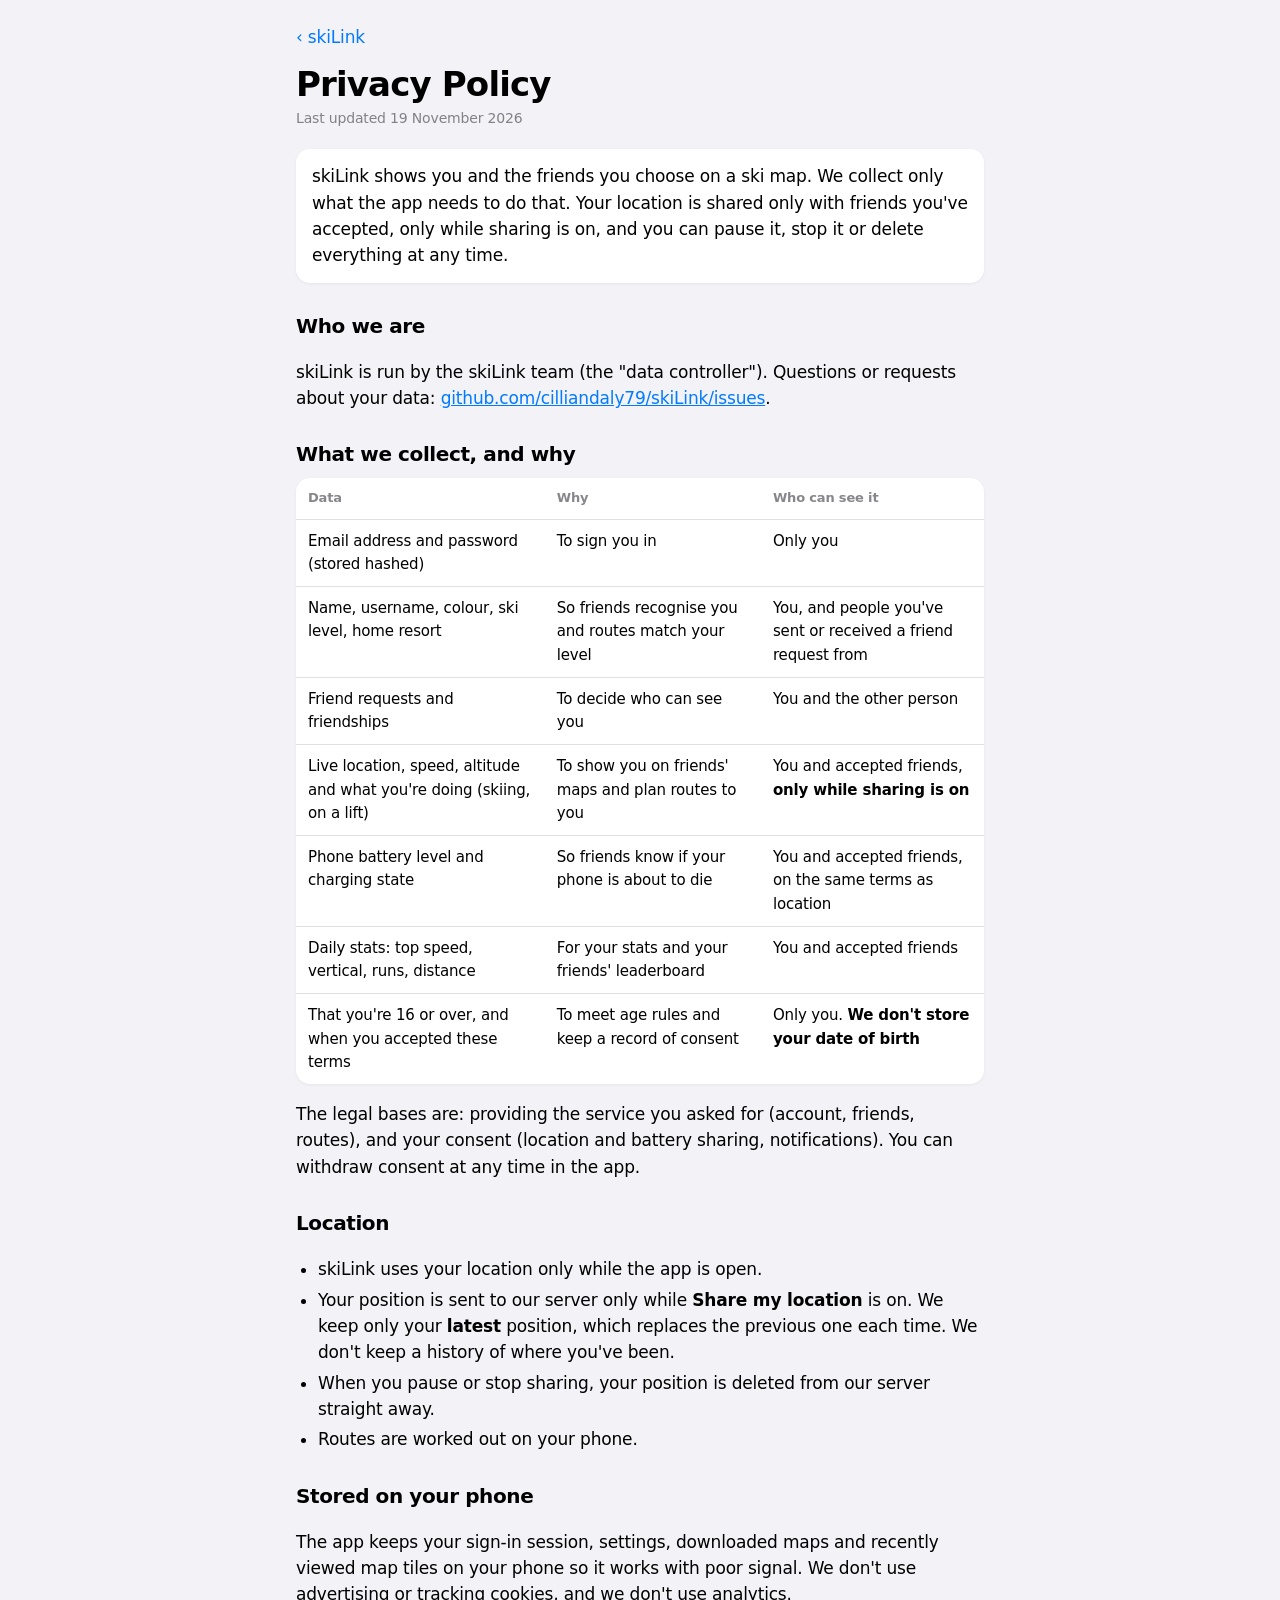
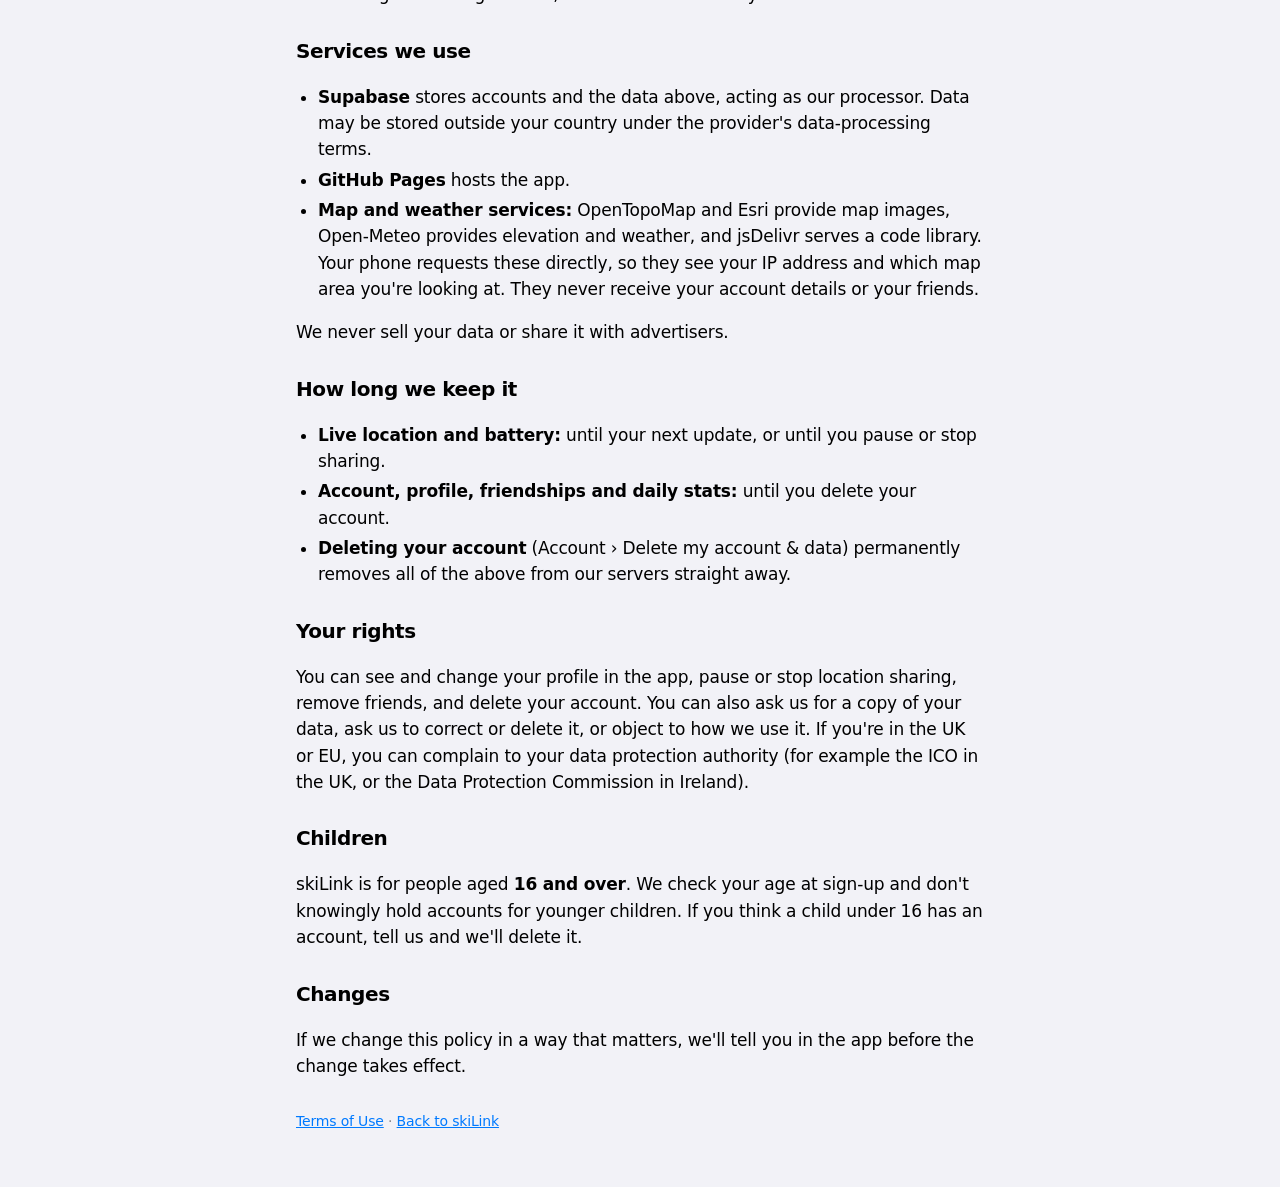
<file: privacy.html>
<!doctype html>
<html lang="en">
<head>
<meta charset="utf-8">
<meta name="viewport" content="width=device-width, initial-scale=1, viewport-fit=cover">
<title>Privacy Policy · skiLink</title>
<link rel="icon" href="icon.svg">
<link rel="stylesheet" href="legal.css">
<script src="core/theme.js"></script>
<script>document.head.appendChild(Object.assign(document.createElement('style'), {textContent:SkiCore.cssVariables()}));</script>
</head>
<body>
<main>
<a class="back" href="./">‹ skiLink</a>
<h1>Privacy Policy</h1>
<p class="updated">Last updated 19 November 2026</p>

<p class="sum">skiLink shows you and the friends you choose on a ski map. We collect only what the app needs to do that.
Your location is shared only with friends you've accepted, only while sharing is on, and you can pause it, stop it or delete everything at any time.</p>

<h2>Who we are</h2>
<p>skiLink is run by the skiLink team (the "data controller"). Questions or requests about your data:
<a href="https://github.com/cilliandaly79/skiLink/issues">github.com/cilliandaly79/skiLink/issues</a>.</p>
<!-- TODO before launch: add the operator's legal name, postal address and a privacy contact email here. -->

<h2>What we collect, and why</h2>
<table>
<tr><th>Data</th><th>Why</th><th>Who can see it</th></tr>
<tr><td>Email address and password (stored hashed)</td><td>To sign you in</td><td>Only you</td></tr>
<tr><td>Name, username, colour, ski level, home resort</td><td>So friends recognise you and routes match your level</td><td>You, and people you've sent or received a friend request from</td></tr>
<tr><td>Friend requests and friendships</td><td>To decide who can see you</td><td>You and the other person</td></tr>
<tr><td>Live location, speed, altitude and what you're doing (skiing, on a lift)</td><td>To show you on friends' maps and plan routes to you</td><td>You and accepted friends, <b>only while sharing is on</b></td></tr>
<tr><td>Phone battery level and charging state</td><td>So friends know if your phone is about to die</td><td>You and accepted friends, on the same terms as location</td></tr>
<tr><td>Daily stats: top speed, vertical, runs, distance</td><td>For your stats and your friends' leaderboard</td><td>You and accepted friends</td></tr>
<tr><td>That you're 16 or over, and when you accepted these terms</td><td>To meet age rules and keep a record of consent</td><td>Only you. <b>We don't store your date of birth</b></td></tr>
</table>
<p>The legal bases are: providing the service you asked for (account, friends, routes), and your consent (location and battery sharing, notifications). You can withdraw consent at any time in the app.</p>

<h2>Location</h2>
<ul>
<li>skiLink uses your location only while the app is open.</li>
<li>Your position is sent to our server only while <b>Share my location</b> is on. We keep only your <b>latest</b> position, which replaces the previous one each time. We don't keep a history of where you've been.</li>
<li>When you pause or stop sharing, your position is deleted from our server straight away.</li>
<li>Routes are worked out on your phone.</li>
</ul>

<h2>Stored on your phone</h2>
<p>The app keeps your sign-in session, settings, downloaded maps and recently viewed map tiles on your phone so it works with poor signal. We don't use advertising or tracking cookies, and we don't use analytics.</p>

<h2>Services we use</h2>
<ul>
<li><b>Supabase</b> stores accounts and the data above, acting as our processor. Data may be stored outside your country under the provider's data-processing terms.</li>
<li><b>GitHub Pages</b> hosts the app.</li>
<li><b>Map and weather services:</b> OpenTopoMap and Esri provide map images, Open-Meteo provides elevation and weather, and jsDelivr serves a code library. Your phone requests these directly, so they see your IP address and which map area you're looking at. They never receive your account details or your friends.</li>
</ul>
<p>We never sell your data or share it with advertisers.</p>

<h2>How long we keep it</h2>
<ul>
<li><b>Live location and battery:</b> until your next update, or until you pause or stop sharing.</li>
<li><b>Account, profile, friendships and daily stats:</b> until you delete your account.</li>
<li><b>Deleting your account</b> (Account › Delete my account &amp; data) permanently removes all of the above from our servers straight away.</li>
</ul>

<h2>Your rights</h2>
<p>You can see and change your profile in the app, pause or stop location sharing, remove friends, and delete your account. You can also ask us for a copy of your data, ask us to correct or delete it, or object to how we use it. If you're in the UK or EU, you can complain to your data protection authority (for example the ICO in the UK, or the Data Protection Commission in Ireland).</p>

<h2>Children</h2>
<p>skiLink is for people aged <b>16 and over</b>. We check your age at sign-up and don't knowingly hold accounts for younger children. If you think a child under 16 has an account, tell us and we'll delete it.</p>

<h2>Changes</h2>
<p>If we change this policy in a way that matters, we'll tell you in the app before the change takes effect.</p>

<p class="foot"><a href="terms.html">Terms of Use</a> · <a href="./">Back to skiLink</a></p>
</main>
</body>
</html>
</file>
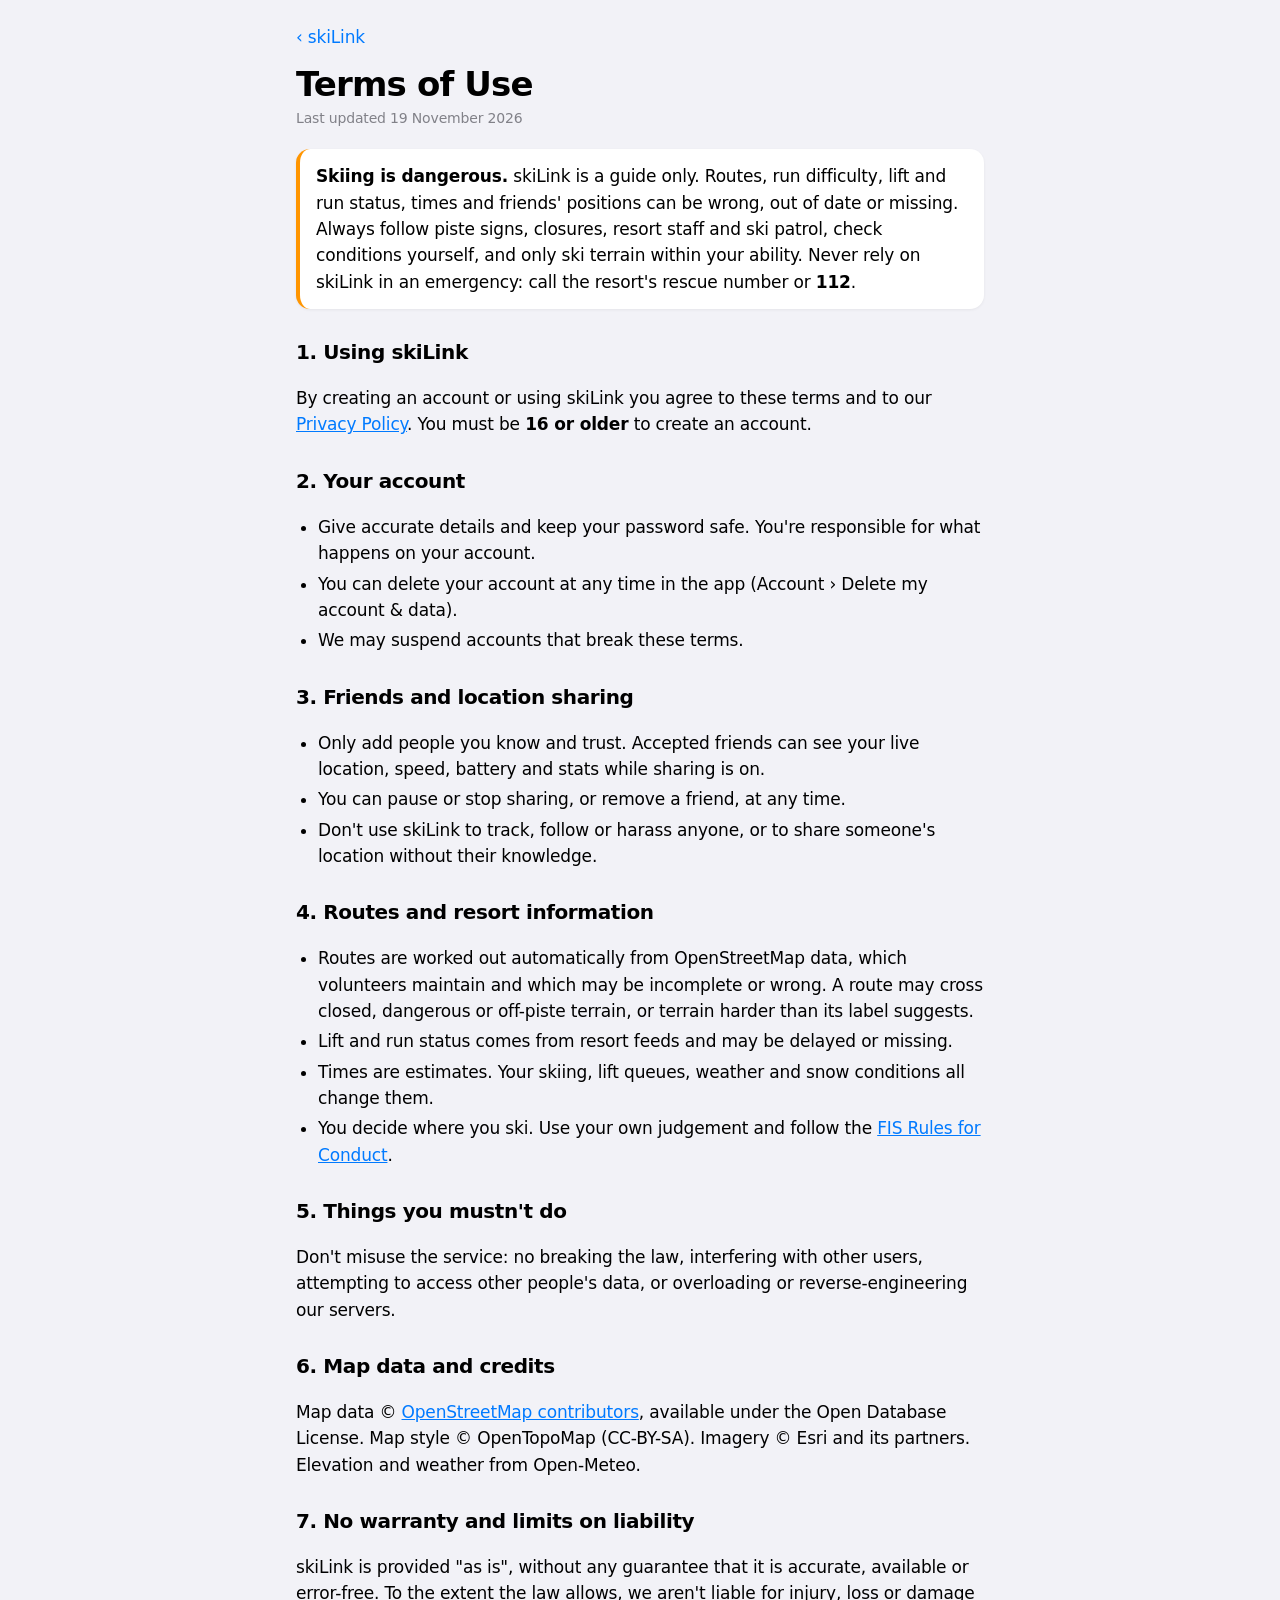
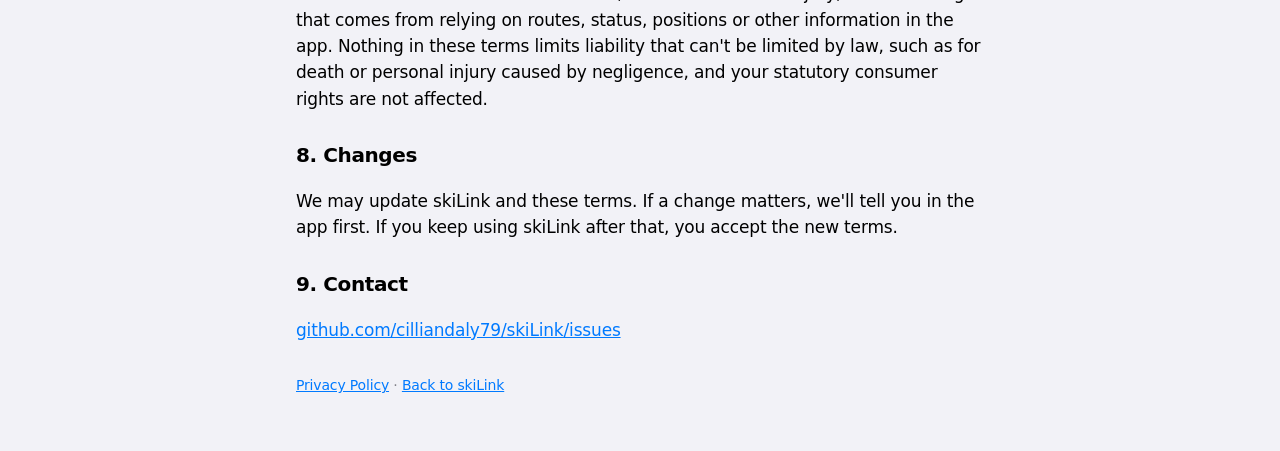
<file: terms.html>
<!doctype html>
<html lang="en">
<head>
<meta charset="utf-8">
<meta name="viewport" content="width=device-width, initial-scale=1, viewport-fit=cover">
<title>Terms of Use · skiLink</title>
<link rel="icon" href="icon.svg">
<link rel="stylesheet" href="legal.css">
<script src="core/theme.js"></script>
<script>document.head.appendChild(Object.assign(document.createElement('style'), {textContent:SkiCore.cssVariables()}));</script>
</head>
<body>
<main>
<a class="back" href="./">‹ skiLink</a>
<h1>Terms of Use</h1>
<p class="updated">Last updated 19 November 2026</p>

<div class="warn"><b>Skiing is dangerous.</b> skiLink is a guide only. Routes, run difficulty, lift and run status, times and friends' positions can be wrong, out of date or missing. Always follow piste signs, closures, resort staff and ski patrol, check conditions yourself, and only ski terrain within your ability. Never rely on skiLink in an emergency: call the resort's rescue number or <b>112</b>.</div>

<h2>1. Using skiLink</h2>
<p>By creating an account or using skiLink you agree to these terms and to our <a href="privacy.html">Privacy Policy</a>. You must be <b>16 or older</b> to create an account.</p>

<h2>2. Your account</h2>
<ul>
<li>Give accurate details and keep your password safe. You're responsible for what happens on your account.</li>
<li>You can delete your account at any time in the app (Account › Delete my account &amp; data).</li>
<li>We may suspend accounts that break these terms.</li>
</ul>

<h2>3. Friends and location sharing</h2>
<ul>
<li>Only add people you know and trust. Accepted friends can see your live location, speed, battery and stats while sharing is on.</li>
<li>You can pause or stop sharing, or remove a friend, at any time.</li>
<li>Don't use skiLink to track, follow or harass anyone, or to share someone's location without their knowledge.</li>
</ul>

<h2 id="4">4. Routes and resort information</h2>
<ul>
<li>Routes are worked out automatically from OpenStreetMap data, which volunteers maintain and which may be incomplete or wrong. A route may cross closed, dangerous or off-piste terrain, or terrain harder than its label suggests.</li>
<li>Lift and run status comes from resort feeds and may be delayed or missing.</li>
<li>Times are estimates. Your skiing, lift queues, weather and snow conditions all change them.</li>
<li>You decide where you ski. Use your own judgement and follow the <a href="https://www.fis-ski.com/en/inside-fis/document-library/fis-rules-for-conduct">FIS Rules for Conduct</a>.</li>
</ul>

<h2>5. Things you mustn't do</h2>
<p>Don't misuse the service: no breaking the law, interfering with other users, attempting to access other people's data, or overloading or reverse-engineering our servers.</p>

<h2>6. Map data and credits</h2>
<p>Map data © <a href="https://www.openstreetmap.org/copyright">OpenStreetMap contributors</a>, available under the Open Database License. Map style © OpenTopoMap (CC-BY-SA). Imagery © Esri and its partners. Elevation and weather from Open-Meteo.</p>

<h2>7. No warranty and limits on liability</h2>
<p>skiLink is provided "as is", without any guarantee that it is accurate, available or error-free. To the extent the law allows, we aren't liable for injury, loss or damage that comes from relying on routes, status, positions or other information in the app. Nothing in these terms limits liability that can't be limited by law, such as for death or personal injury caused by negligence, and your statutory consumer rights are not affected.</p>

<h2>8. Changes</h2>
<p>We may update skiLink and these terms. If a change matters, we'll tell you in the app first. If you keep using skiLink after that, you accept the new terms.</p>

<h2>9. Contact</h2>
<p><a href="https://github.com/cilliandaly79/skiLink/issues">github.com/cilliandaly79/skiLink/issues</a></p>
<!-- TODO before launch: add the operator's legal name, address, contact email and governing law. -->

<p class="foot"><a href="privacy.html">Privacy Policy</a> · <a href="./">Back to skiLink</a></p>
</main>
</body>
</html>
</file>
<file: legal.css>
/* Privacy Policy + Terms pages. Colours come from core/theme.js (light + dark). */
*{box-sizing:border-box}
html{-webkit-text-size-adjust:100%}
body{margin:0;background:var(--bg);color:var(--label);font:17px/1.55 -apple-system,BlinkMacSystemFont,"SF Pro Text",system-ui,"Segoe UI",Roboto,sans-serif;letter-spacing:-.01em}
main{max-width:720px;margin:0 auto;padding:max(16px,env(safe-area-inset-top)) 16px calc(40px + env(safe-area-inset-bottom))}
a{color:var(--tint)}
.back{display:inline-block;margin:8px 0 16px;text-decoration:none;font-weight:500}
h1{font-size:34px;line-height:1.1;letter-spacing:-.025em;margin:0 0 4px}
h2{font-size:20px;letter-spacing:-.02em;margin:28px 0 8px}
.updated{color:var(--label2);font-size:14px;margin:0 0 20px}
.sum,.warn{background:var(--bg2);border-radius:14px;padding:14px 16px;margin:0 0 8px;box-shadow:var(--shadow-s)}
.warn{border-left:4px solid var(--orange)}
ul{padding-left:22px}
li{margin:4px 0}
table{width:100%;border-collapse:collapse;background:var(--bg2);border-radius:14px;overflow:hidden;font-size:15px;box-shadow:var(--shadow-s)}
th,td{text-align:left;vertical-align:top;padding:10px 12px;border-bottom:1px solid var(--sep)}
th{font-size:13px;color:var(--label2);font-weight:600}
tr:last-child td{border-bottom:0}
@media (max-width:520px){
  table,tbody,tr,td{display:block;width:100%}
  tr:first-child{display:none}
  tr{padding:10px 12px;border-bottom:1px solid var(--sep)}
  td{border:0;padding:2px 0}
  td:first-child{font-weight:600}
  td:nth-child(3){color:var(--label2);font-size:14px}
}
.foot{margin-top:32px;color:var(--label2);font-size:14px}
</file>
